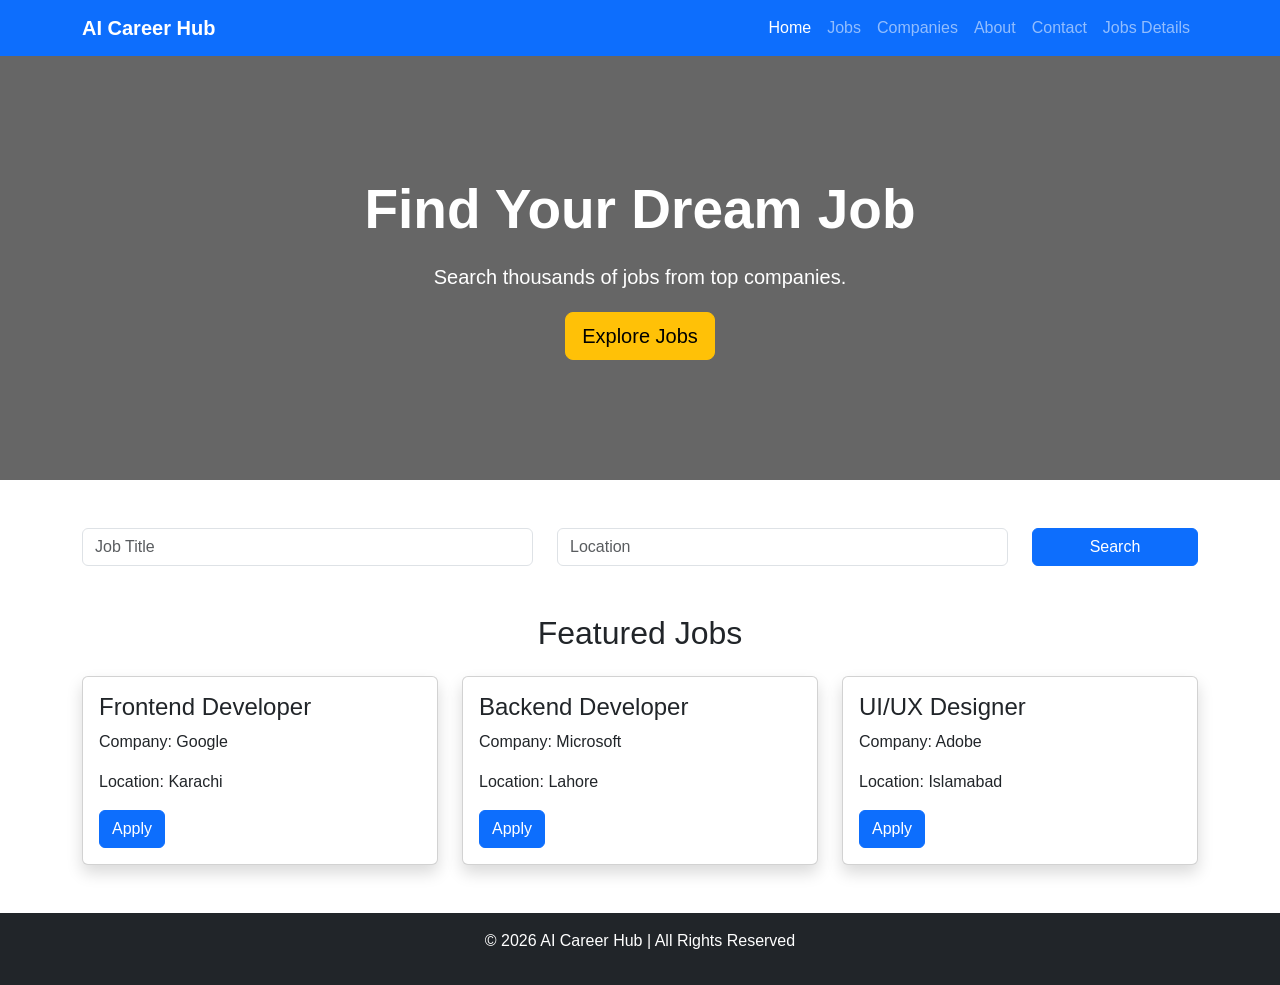
<file: index.html>
<!DOCTYPE html>
<html lang="en">
<head>
    <meta charset="UTF-8">
    <meta name="viewport" content="width=device-width, initial-scale=1.0">
    <title>AI Career Hub</title>

    <link href="https://cdn.jsdelivr.net/npm/bootstrap@5.3.7/dist/css/bootstrap.min.css" rel="stylesheet">

    <link rel="stylesheet" href="css/style.css">
</head>
<body>

<!-- Navbar -->
<nav class="navbar navbar-expand-lg navbar-dark bg-primary">
    <div class="container">
        <a class="navbar-brand fw-bold" href="#">AI Career Hub</a>

        <button class="navbar-toggler" data-bs-toggle="collapse" data-bs-target="#menu">
            <span class="navbar-toggler-icon"></span>
        </button>

        <div class="collapse navbar-collapse" id="menu">
            <ul class="navbar-nav ms-auto">
                <li class="nav-item"><a class="nav-link active" href="#">Home</a></li>
                <li class="nav-item"><a class="nav-link" href="jobs.html">Jobs</a></li>
                <li class="nav-item"><a class="nav-link" href="#">Companies</a></li>
                <li class="nav-item"><a class="nav-link" href="about.html">About</a></li>
                <li class="nav-item"><a class="nav-link" href="contact.html">Contact</a></li>
                <li class="nav-item"><a class="nav-link" href="job-details.html">Jobs Details</a></li>
            </ul>
        </div>
    </div>
</nav>

<!-- Hero -->
<section class="hero">
    <div class="container text-center">
        <h1>Find Your Dream Job</h1>

        <p>Search thousands of jobs from top companies.</p>

        <a href="#" class="btn btn-warning btn-lg">Explore Jobs</a>
    </div>
</section>

<!-- Search -->
<section class="container my-5">

    <div class="row">

        <div class="col-md-5">
            <input type="text" class="form-control" placeholder="Job Title">
        </div>

        <div class="col-md-5">
            <input type="text" class="form-control" placeholder="Location">
        </div>

        <div class="col-md-2">
            <button class="btn btn-primary w-100">Search</button>
        </div>

    </div>

</section>

<!-- Featured Jobs -->

<section class="container">

<h2 class="text-center mb-4">Featured Jobs</h2>

<div class="row">

<div class="col-md-4">

<div class="card shadow">

<div class="card-body">

<h4>Frontend Developer</h4>

<p>Company: Google</p>

<p>Location: Karachi</p>

<button class="btn btn-primary">Apply</button>

</div>

</div>

</div>

<div class="col-md-4">

<div class="card shadow">

<div class="card-body">

<h4>Backend Developer</h4>

<p>Company: Microsoft</p>

<p>Location: Lahore</p>

<button class="btn btn-primary">Apply</button>

</div>

</div>

</div>

<div class="col-md-4">

<div class="card shadow">

<div class="card-body">

<h4>UI/UX Designer</h4>

<p>Company: Adobe</p>

<p>Location: Islamabad</p>

<button class="btn btn-primary">Apply</button>

</div>

</div>

</div>

</div>

</section>

<!-- Footer -->

<footer class="bg-dark text-white text-center p-3 mt-5">

<p>© 2026 AI Career Hub | All Rights Reserved</p>

</footer>

<script src="https://cdn.jsdelivr.net/npm/bootstrap@5.3.7/dist/js/bootstrap.bundle.min.js"></script>

<script src="js/script.js"></script>

</body>
</html>
</file>
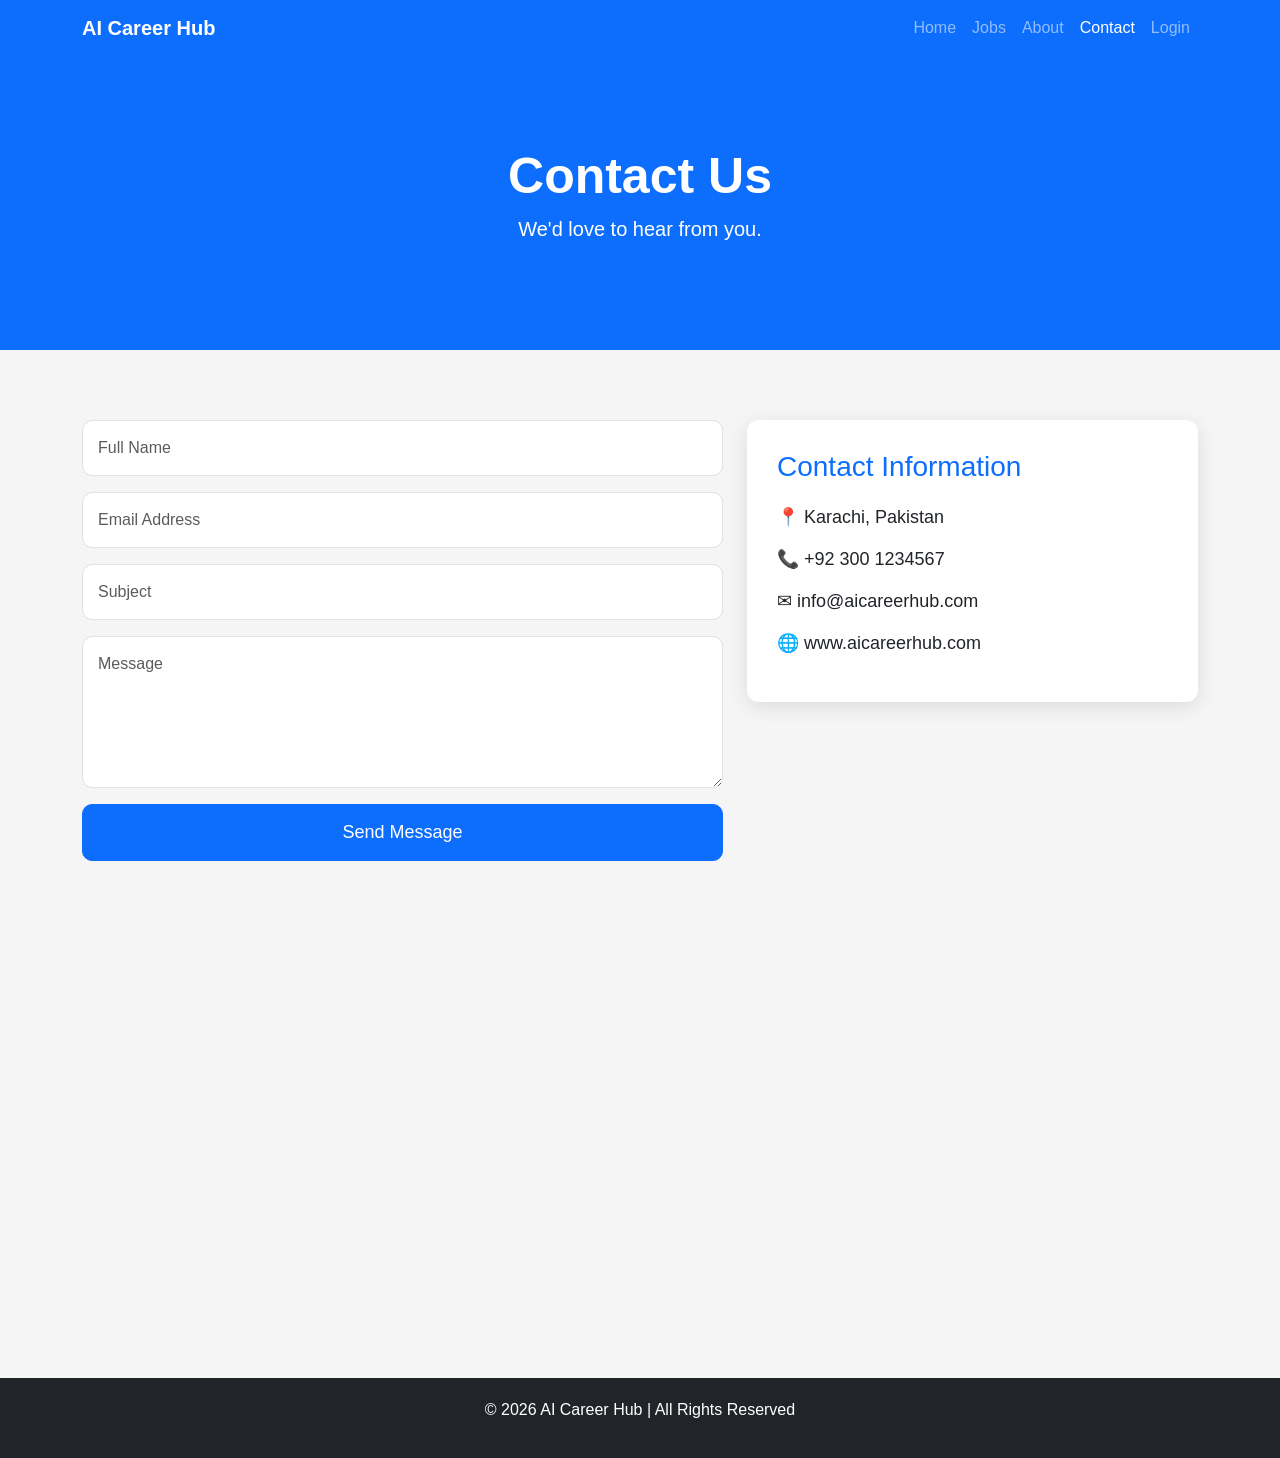
<file: contact.html>
<!DOCTYPE html>
<html lang="en">

<head>
    <meta charset="UTF-8">
    <meta name="viewport" content="width=device-width, initial-scale=1.0">
    <title>Contact | AI Career Hub</title>

    <link href="https://cdn.jsdelivr.net/npm/bootstrap@5.3.7/dist/css/bootstrap.min.css" rel="stylesheet">
    <link rel="stylesheet" href="css/contact.css">
</head>

<body>

    <!-- Navbar -->

    <nav class="navbar navbar-expand-lg navbar-dark bg-primary">

        <div class="container">

            <a class="navbar-brand fw-bold" href="index.html">
                AI Career Hub
            </a>

            <button class="navbar-toggler" data-bs-toggle="collapse" data-bs-target="#menu">
                <span class="navbar-toggler-icon"></span>
            </button>

            <div class="collapse navbar-collapse" id="menu">

                <ul class="navbar-nav ms-auto">

                    <li class="nav-item">
                        <a class="nav-link" href="index.html">Home</a>
                    </li>

                    <li class="nav-item">
                        <a class="nav-link" href="jobs.html">Jobs</a>
                    </li>

                    <li class="nav-item">
                        <a class="nav-link" href="about.html">About</a>
                    </li>

                    <li class="nav-item">
                        <a class="nav-link active" href="contact.html">Contact</a>
                    </li>

                    <li class="nav-item">
                        <a class="nav-link" href="login.html">Login</a>
                    </li>

                </ul>

            </div>

        </div>

    </nav>

    <!-- Hero -->

    <section class="hero">

        <div class="container">

            <h1>Contact Us</h1>

            <p>We'd love to hear from you.</p>

        </div>

    </section>

    <!-- Contact -->

    <section class="contact-section">

        <div class="container">

            <div class="row">

                <div class="col-lg-7">

                    <form id="contactForm" onsubmit="sendMessage(event)">

                        <input type="text" id="name" class="form-control mb-3" placeholder="Full Name">

                        <input type="email" id="email" class="form-control mb-3" placeholder="Email Address">

                        <input type="text" id="subject" class="form-control mb-3" placeholder="Subject">

                        <textarea id="message" rows="5" class="form-control mb-3" placeholder="Message"></textarea>

                        <button class="btn btn-primary w-100">
                            Send Message
                        </button>

                    </form>

                </div>

                <div class="col-lg-5">

                    <div class="info-card">

                        <h3>Contact Information</h3>

                        <p>📍 Karachi, Pakistan</p>

                        <p>📞 +92 300 1234567</p>

                        <p>✉ info@aicareerhub.com</p>

                        <p>🌐 www.aicareerhub.com</p>

                    </div>

                </div>

            </div>

        </div>

    </section>

    <!-- Google Map -->

    <section>

        <iframe
            src="https://maps.google.com/maps?q=karachi&t=&z=13&ie=UTF8&iwloc=&output=embed"
            width="100%"
            height="400"
            style="border:0;">
        </iframe>

    </section>

    <!-- Footer -->

    <footer>

        <p>© 2026 AI Career Hub | All Rights Reserved</p>

    </footer>

    <script src="https://cdn.jsdelivr.net/npm/bootstrap@5.3.7/dist/js/bootstrap.bundle.min.js"></script>

    <script src="js/contact.js"></script>

</body>

</html>
</file>
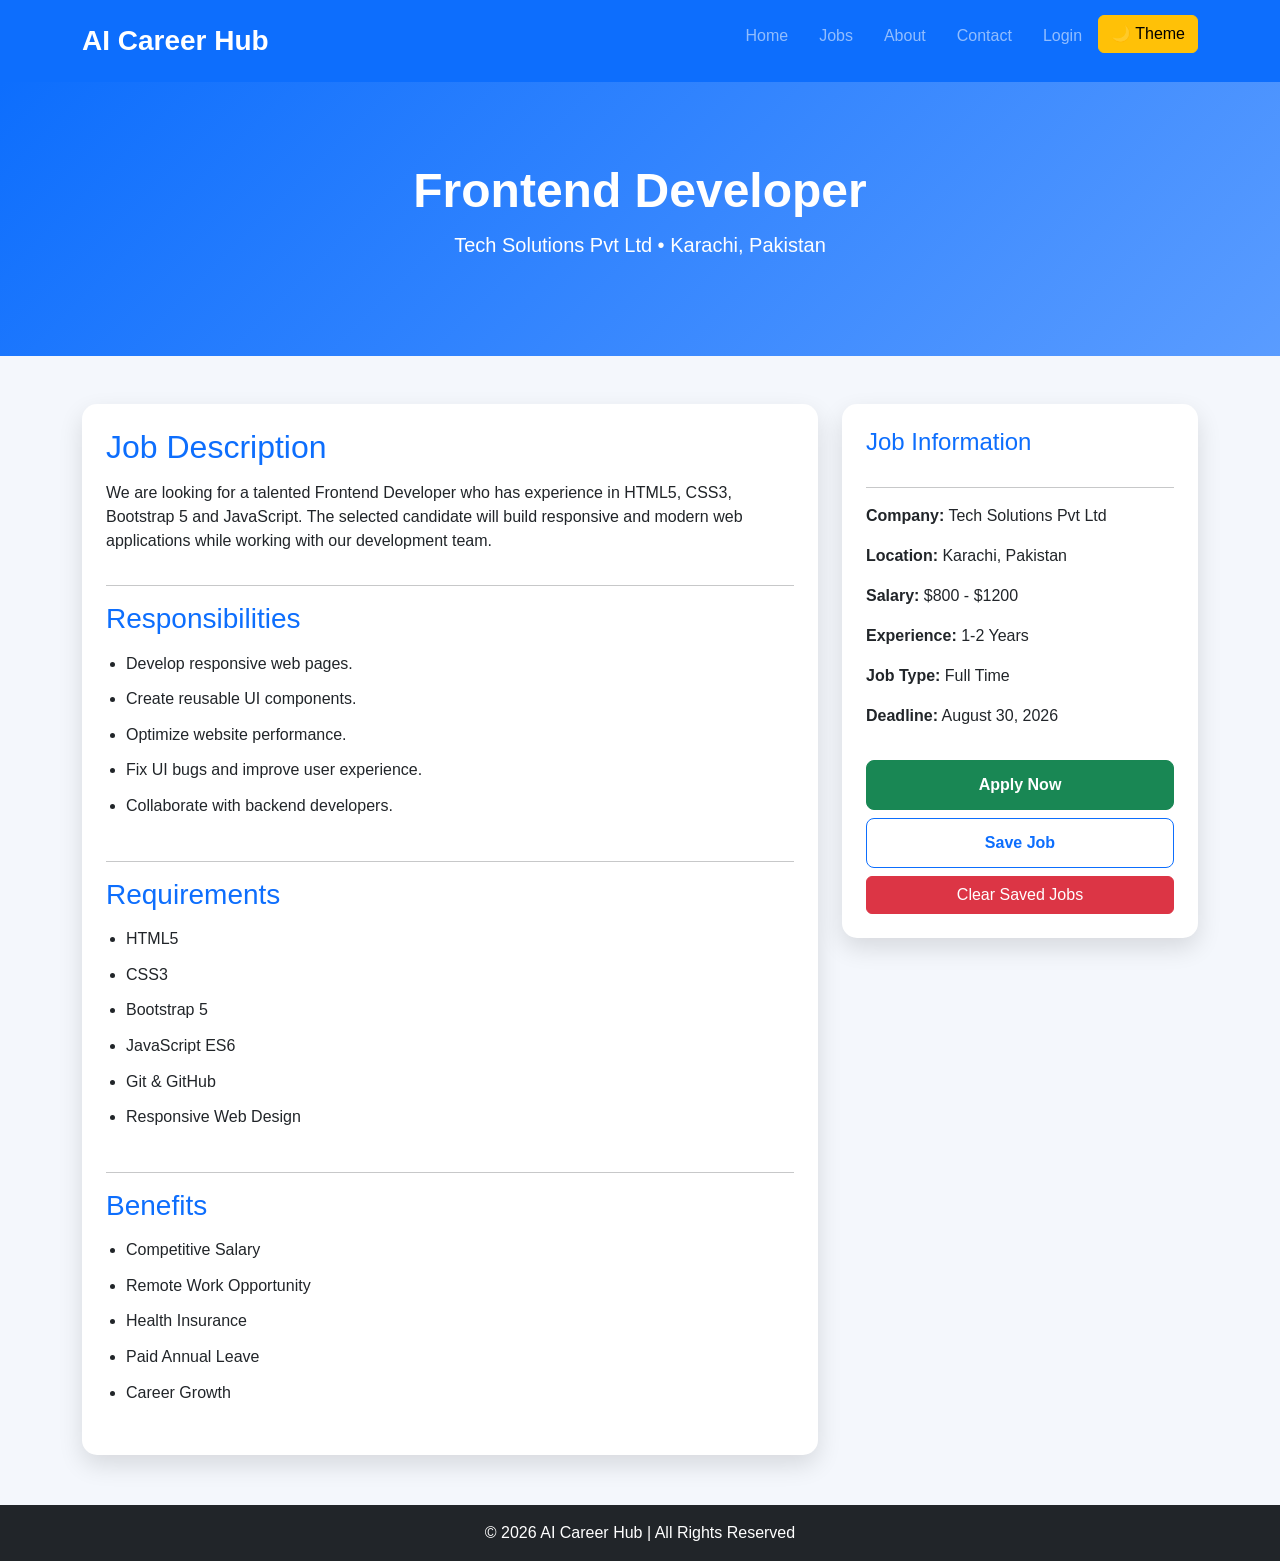
<file: job-details.html>
<!DOCTYPE html>
<html lang="en">

<head>

    <meta charset="UTF-8">

    <meta name="viewport" content="width=device-width, initial-scale=1.0">

    <title>Job Details | AI Career Hub</title>

    <!-- Bootstrap -->

    <link href="https://cdn.jsdelivr.net/npm/bootstrap@5.3.7/dist/css/bootstrap.min.css" rel="stylesheet">

    <!-- CSS -->

    <link rel="stylesheet" href="css/job-details.css">

</head>

<body>

    <!-- Navbar -->

    <nav class="navbar navbar-expand-lg navbar-dark bg-primary">

        <div class="container">

            <a class="navbar-brand fw-bold" href="index.html">
                AI Career Hub
            </a>

            <button class="navbar-toggler"
                type="button"
                data-bs-toggle="collapse"
                data-bs-target="#navbarNav">

                <span class="navbar-toggler-icon"></span>

            </button>

            <div class="collapse navbar-collapse" id="navbarNav">

                <ul class="navbar-nav ms-auto">

                    <li class="nav-item">
                        <a class="nav-link" href="index.html">Home</a>
                    </li>

                    <li class="nav-item">
                        <a class="nav-link" href="jobs.html">Jobs</a>
                    </li>

                    <li class="nav-item">
                        <a class="nav-link" href="about.html">About</a>
                    </li>

                    <li class="nav-item">
                        <a class="nav-link" href="contact.html">Contact</a>
                    </li>

                    <li class="nav-item">
                        <a class="nav-link" href="login.html">Login</a>
                    </li>

                    <li class="nav-item">
                        <button class="btn btn-warning ms-2"
                            onclick="toggleTheme()">

                            🌙 Theme

                        </button>
                    </li>

                </ul>

            </div>

        </div>

    </nav>

    <!-- Hero Section -->

    <section class="hero">

        <div class="container">

            <h1>Frontend Developer</h1>

            <p>

                Tech Solutions Pvt Ltd • Karachi, Pakistan

            </p>

        </div>

    </section>

    <!-- Job Details -->

    <section class="container my-5">

        <div class="row">

            <!-- Left Side -->

            <div class="col-lg-8">

                <div class="card p-4">

                    <h2>Job Description</h2>

                    <p>

                        We are looking for a talented Frontend Developer who has
                        experience in HTML5, CSS3, Bootstrap 5 and JavaScript.
                        The selected candidate will build responsive and modern
                        web applications while working with our development team.

                    </p>

                    <hr>

                    <h3>Responsibilities</h3>

                    <ul>

                        <li>Develop responsive web pages.</li>

                        <li>Create reusable UI components.</li>

                        <li>Optimize website performance.</li>

                        <li>Fix UI bugs and improve user experience.</li>

                        <li>Collaborate with backend developers.</li>

                    </ul>

                    <hr>

                    <h3>Requirements</h3>

                    <ul>

                        <li>HTML5</li>

                        <li>CSS3</li>

                        <li>Bootstrap 5</li>

                        <li>JavaScript ES6</li>

                        <li>Git & GitHub</li>

                        <li>Responsive Web Design</li>

                    </ul>

                    <hr>

                    <h3>Benefits</h3>

                    <ul>

                        <li>Competitive Salary</li>

                        <li>Remote Work Opportunity</li>

                        <li>Health Insurance</li>

                        <li>Paid Annual Leave</li>

                        <li>Career Growth</li>

                    </ul>

                </div>

            </div>

            <!-- Right Side -->

            <div class="col-lg-4">

                <div class="card p-4">

                    <h4>Job Information</h4>

                    <hr>

                    <p><strong>Company:</strong> Tech Solutions Pvt Ltd</p>

                    <p><strong>Location:</strong> Karachi, Pakistan</p>

                    <p><strong>Salary:</strong> $800 - $1200</p>

                    <p><strong>Experience:</strong> 1-2 Years</p>

                    <p><strong>Job Type:</strong> Full Time</p>

                    <p><strong>Deadline:</strong> August 30, 2026</p>

                    <button
                        class="btn btn-success w-100 mt-3"
                        onclick="applyJob()">

                        Apply Now

                    </button>

                    <button
                        class="btn btn-outline-primary w-100 mt-2"
                        onclick="saveJob()">

                        Save Job

                    </button>

                    <button
                        class="btn btn-danger w-100 mt-2"
                        onclick="clearSavedJobs()">

                        Clear Saved Jobs

                    </button>

                </div>

            </div>

        </div>

    </section>

    <!-- Footer -->

    <footer class="bg-dark text-white text-center p-3">

        <p class="mb-0">

            © 2026 AI Career Hub | All Rights Reserved

        </p>

    </footer>

    <!-- Bootstrap JS -->

    <script src="https://cdn.jsdelivr.net/npm/bootstrap@5.3.7/dist/js/bootstrap.bundle.min.js"></script>

    <!-- JavaScript -->

    <script src="js/job-details.js"></script>

</body>

</html>
</file>
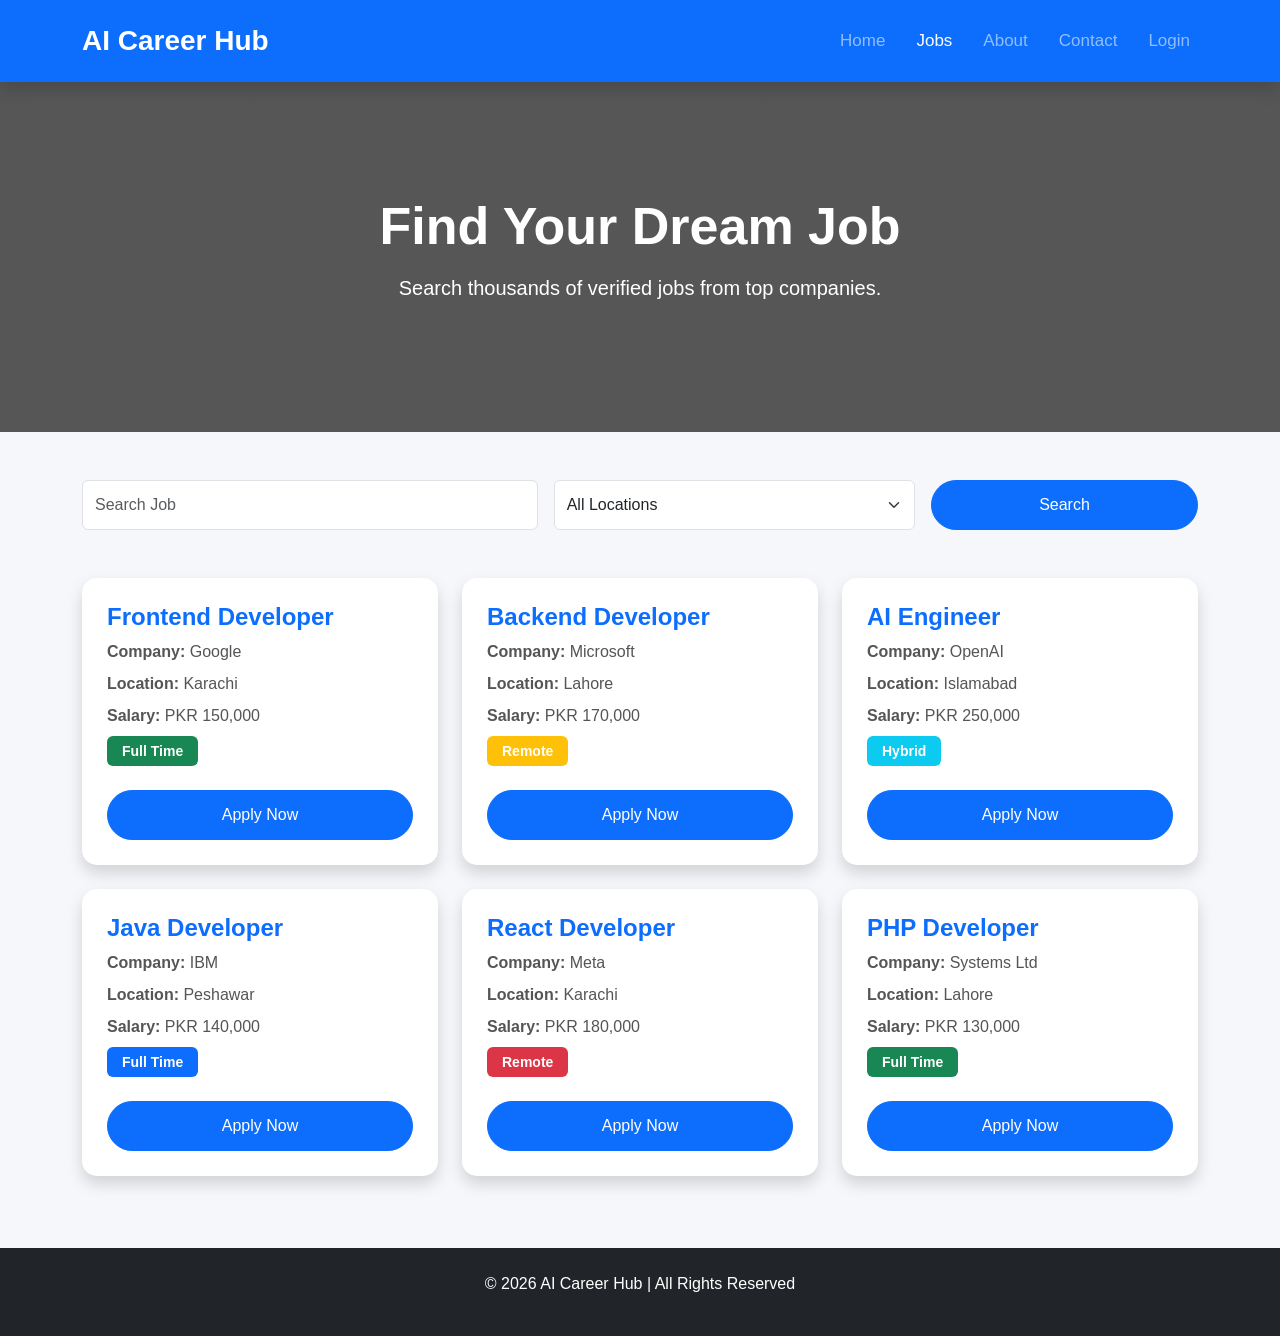
<file: jobs.html>
<!DOCTYPE html>
<html lang="en">
<head>
    <meta charset="UTF-8">
    <meta name="viewport" content="width=device-width, initial-scale=1.0">
    <title>AI Career Hub - Jobs</title>

    <link href="https://cdn.jsdelivr.net/npm/bootstrap@5.3.7/dist/css/bootstrap.min.css" rel="stylesheet">
    <link rel="stylesheet" href="css/jobs.css">
</head>
<body>

<!-- Navbar -->

<nav class="navbar navbar-expand-lg navbar-dark bg-primary shadow">
    <div class="container">

        <a class="navbar-brand fw-bold" href="index.html">
            AI Career Hub
        </a>

        <button class="navbar-toggler" type="button"
            data-bs-toggle="collapse"
            data-bs-target="#navbar">

            <span class="navbar-toggler-icon"></span>

        </button>

        <div class="collapse navbar-collapse" id="navbar">

            <ul class="navbar-nav ms-auto">

                <li class="nav-item">
                    <a class="nav-link" href="index.html">Home</a>
                </li>

                <li class="nav-item">
                    <a class="nav-link active" href="jobs.html">Jobs</a>
                </li>

                <li class="nav-item">
                    <a class="nav-link" href="about.html">About</a>
                </li>

                <li class="nav-item">
                    <a class="nav-link" href="contact.html">Contact</a>
                </li>

                <li class="nav-item">
                    <a class="nav-link" href="login.html">Login</a>
                </li>

            </ul>

        </div>

    </div>
</nav>

<!-- Hero -->

<section class="hero">

    <div class="container">

        <h1>Find Your Dream Job</h1>

        <p>Search thousands of verified jobs from top companies.</p>

    </div>

</section>

<!-- Search -->

<section class="container my-5">

    <div class="row g-3">

        <div class="col-md-5">

            <input
            type="text"
            class="form-control"
            id="search"
            placeholder="Search Job">

        </div>

        <div class="col-md-4">

            <select class="form-select" id="location">

                <option value="">All Locations</option>

                <option>Karachi</option>

                <option>Lahore</option>

                <option>Islamabad</option>

                <option>Peshawar</option>

            </select>

        </div>

        <div class="col-md-3">

            <button
            class="btn btn-primary w-100"
            onclick="searchJobs()">

            Search

            </button>

        </div>

    </div>

</section>

<!-- Jobs -->

<section class="container">

<div class="row" id="jobContainer">

<!-- Job 1 -->

<div class="col-lg-4 col-md-6 mb-4 job-card">

<div class="card shadow h-100">

<div class="card-body">

<h4>Frontend Developer</h4>

<p><strong>Company:</strong> Google</p>

<p><strong>Location:</strong> Karachi</p>

<p><strong>Salary:</strong> PKR 150,000</p>

<span class="badge bg-success">Full Time</span>

<br><br>

<button class="btn btn-primary w-100"
onclick="applyJob('Frontend Developer')">

Apply Now

</button>

</div>

</div>

</div>

<!-- Job 2 -->

<div class="col-lg-4 col-md-6 mb-4 job-card">

<div class="card shadow h-100">

<div class="card-body">

<h4>Backend Developer</h4>

<p><strong>Company:</strong> Microsoft</p>

<p><strong>Location:</strong> Lahore</p>

<p><strong>Salary:</strong> PKR 170,000</p>

<span class="badge bg-warning">Remote</span>

<br><br>

<button class="btn btn-primary w-100"
onclick="applyJob('Backend Developer')">

Apply Now

</button>

</div>

</div>

</div>

<!-- Job 3 -->

<div class="col-lg-4 col-md-6 mb-4 job-card">

<div class="card shadow h-100">

<div class="card-body">

<h4>AI Engineer</h4>

<p><strong>Company:</strong> OpenAI</p>

<p><strong>Location:</strong> Islamabad</p>

<p><strong>Salary:</strong> PKR 250,000</p>

<span class="badge bg-info">Hybrid</span>

<br><br>

<button class="btn btn-primary w-100"
onclick="applyJob('AI Engineer')">

Apply Now

</button>

</div>

</div>

</div>

<!-- Job 4 -->

<div class="col-lg-4 col-md-6 mb-4 job-card">
<div class="card shadow h-100">
<div class="card-body">
<h4>Java Developer</h4>
<p><strong>Company:</strong> IBM</p>
<p><strong>Location:</strong> Peshawar</p>
<p><strong>Salary:</strong> PKR 140,000</p>
<span class="badge bg-primary">Full Time</span>
<br><br>
<button class="btn btn-primary w-100" onclick="applyJob('Java Developer')">Apply Now</button>
</div>
</div>
</div>

<!-- Job 5 -->

<div class="col-lg-4 col-md-6 mb-4 job-card">
<div class="card shadow h-100">
<div class="card-body">
<h4>React Developer</h4>
<p><strong>Company:</strong> Meta</p>
<p><strong>Location:</strong> Karachi</p>
<p><strong>Salary:</strong> PKR 180,000</p>
<span class="badge bg-danger">Remote</span>
<br><br>
<button class="btn btn-primary w-100" onclick="applyJob('React Developer')">Apply Now</button>
</div>
</div>
</div>

<!-- Job 6 -->

<div class="col-lg-4 col-md-6 mb-4 job-card">
<div class="card shadow h-100">
<div class="card-body">
<h4>PHP Developer</h4>
<p><strong>Company:</strong> Systems Ltd</p>
<p><strong>Location:</strong> Lahore</p>
<p><strong>Salary:</strong> PKR 130,000</p>
<span class="badge bg-success">Full Time</span>
<br><br>
<button class="btn btn-primary w-100" onclick="applyJob('PHP Developer')">Apply Now</button>
</div>
</div>
</div>

<!-- نور 6 Job Cards هم په همدې Pattern سره اضافه کړه:
UI/UX Designer
Data Analyst
WordPress Developer
Graphic Designer
Full Stack Developer
Mobile App Developer -->

</div>

</section>

<footer class="bg-dark text-white text-center p-4 mt-5">
<p>© 2026 AI Career Hub | All Rights Reserved</p>
</footer>

<script src="https://cdn.jsdelivr.net/npm/bootstrap@5.3.7/dist/js/bootstrap.bundle.min.js"></script>

<script src="js/jobs.js"></script>

</body>
</html>
</file>
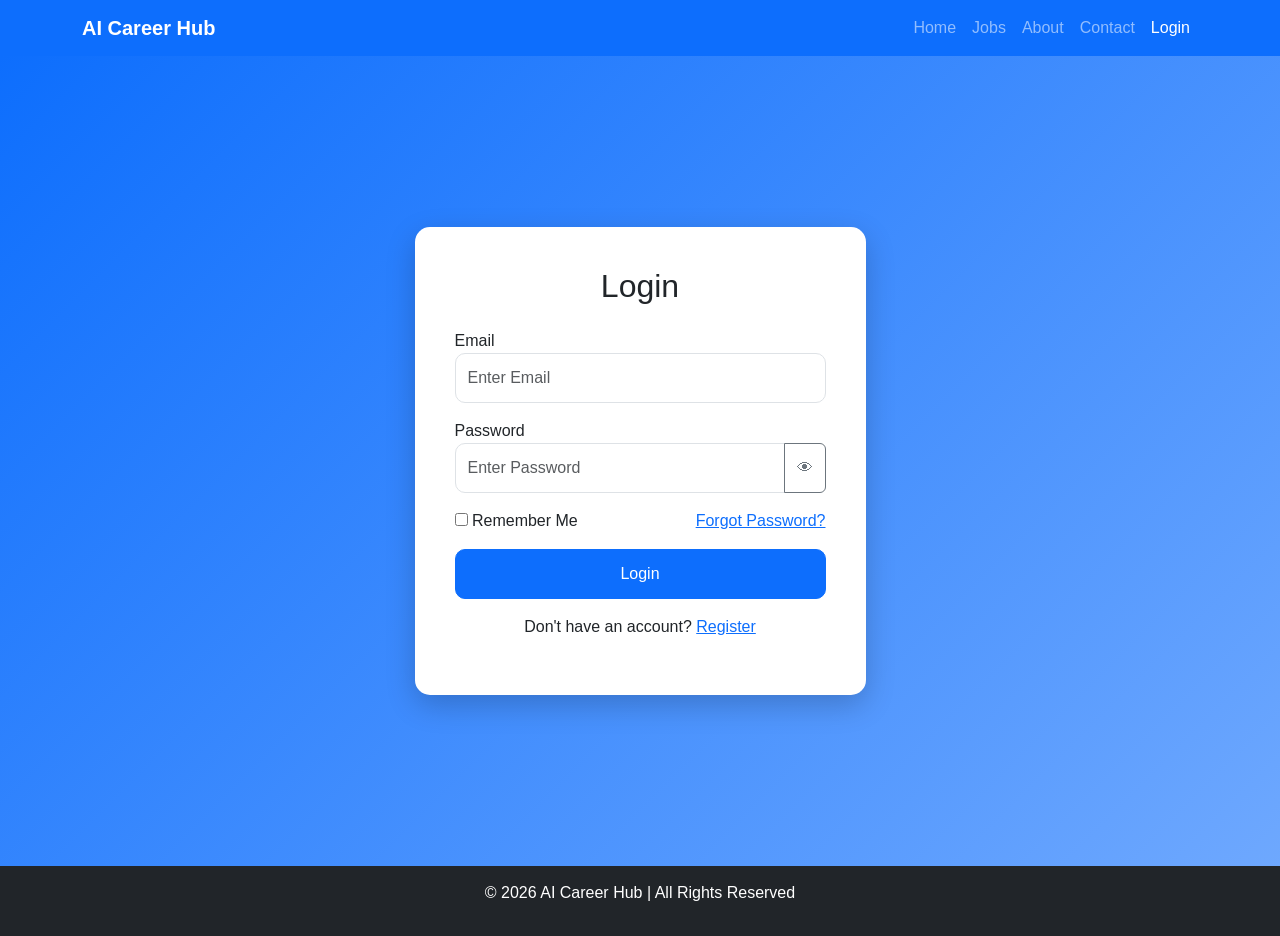
<file: login.html>
<!DOCTYPE html>
<html lang="en">

<head>
    <meta charset="UTF-8">
    <meta name="viewport" content="width=device-width, initial-scale=1.0">
    <title>Login | AI Career Hub</title>

    <!-- Bootstrap -->
    <link href="https://cdn.jsdelivr.net/npm/bootstrap@5.3.7/dist/css/bootstrap.min.css" rel="stylesheet">

    <!-- CSS -->
    <link rel="stylesheet" href="css/login.css">
</head>

<body>

    <!-- Navbar -->

    <nav class="navbar navbar-expand-lg navbar-dark bg-primary">

        <div class="container">

            <a class="navbar-brand fw-bold" href="index.html">
                AI Career Hub
            </a>

            <button class="navbar-toggler" data-bs-toggle="collapse" data-bs-target="#menu">

                <span class="navbar-toggler-icon"></span>

            </button>

            <div class="collapse navbar-collapse" id="menu">

                <ul class="navbar-nav ms-auto">

                    <li class="nav-item">
                        <a class="nav-link" href="index.html">Home</a>
                    </li>

                    <li class="nav-item">
                        <a class="nav-link" href="jobs.html">Jobs</a>
                    </li>

                    <li class="nav-item">
                        <a class="nav-link" href="about.html">About</a>
                    </li>

                    <li class="nav-item">
                        <a class="nav-link" href="contact.html">Contact</a>
                    </li>

                    <li class="nav-item">
                        <a class="nav-link active" href="login.html">Login</a>
                    </li>

                </ul>

            </div>

        </div>

    </nav>

    <!-- Login Section -->

    <section class="login-section">

        <div class="container">

            <div class="row justify-content-center">

                <div class="col-lg-5">

                    <div class="login-card">

                        <h2 class="text-center mb-4">
                            Login
                        </h2>

                        <form id="loginForm" onsubmit="loginUser(event)">

                            <div class="mb-3">

                                <label>Email</label>

                                <input
                                    type="email"
                                    id="email"
                                    class="form-control"
                                    placeholder="Enter Email">

                            </div>

                            <div class="mb-3">

                                <label>Password</label>

                                <div class="input-group">

                                    <input
                                        type="password"
                                        id="password"
                                        class="form-control"
                                        placeholder="Enter Password">

                                    <button
                                        class="btn btn-outline-secondary"
                                        type="button"
                                        onclick="togglePassword()">

                                        👁

                                    </button>

                                </div>

                            </div>

                            <div class="d-flex justify-content-between mb-3">

                                <div>

                                    <input type="checkbox">

                                    Remember Me

                                </div>

                                <a href="#">
                                    Forgot Password?
                                </a>

                            </div>

                            <button class="btn btn-primary w-100">

                                Login

                            </button>

                        </form>

                        <p class="text-center mt-3">

                            Don't have an account?

                            <a href="register.html">

                                Register

                            </a>

                        </p>

                    </div>

                </div>

            </div>

        </div>

    </section>

    <!-- Footer -->

    <footer>

        <p>

            © 2026 AI Career Hub | All Rights Reserved

        </p>

    </footer>

    <script src="https://cdn.jsdelivr.net/npm/bootstrap@5.3.7/dist/js/bootstrap.bundle.min.js"></script>

    <script src="js/login.js"></script>

</body>

</html>
</file>
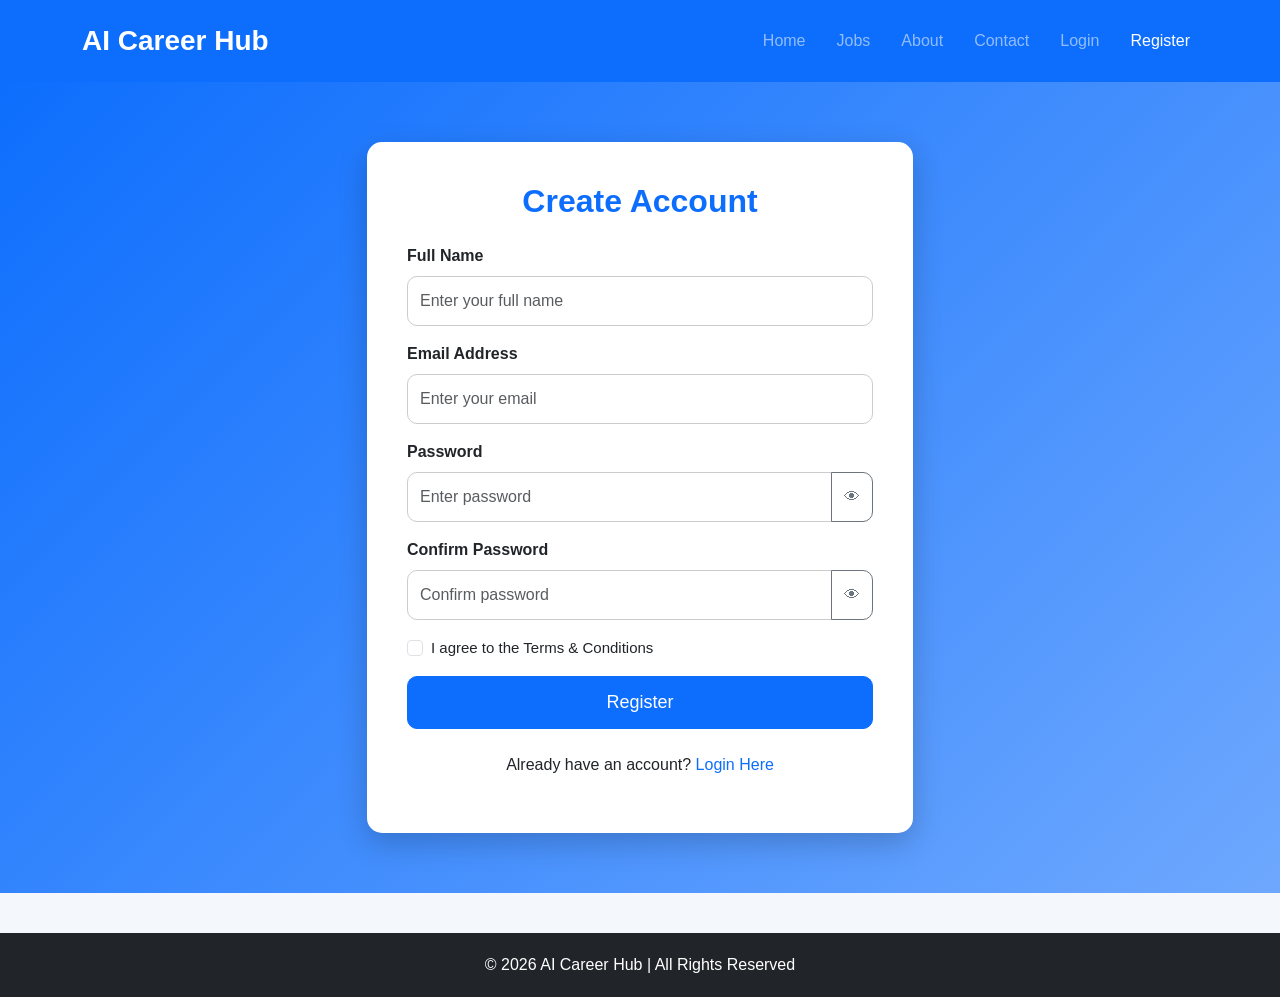
<file: register.html>
<!DOCTYPE html>
<html lang="en">

<head>

    <meta charset="UTF-8">

    <meta name="viewport" content="width=device-width, initial-scale=1.0">

    <title>Register | AI Career Hub</title>

    <!-- Bootstrap -->

    <link href="https://cdn.jsdelivr.net/npm/bootstrap@5.3.7/dist/css/bootstrap.min.css" rel="stylesheet">

    <!-- CSS -->

    <link rel="stylesheet" href="css/register.css">

</head>

<body>

    <!-- Navbar -->

    <nav class="navbar navbar-expand-lg navbar-dark bg-primary">

        <div class="container">

            <a class="navbar-brand fw-bold" href="index.html">
                AI Career Hub
            </a>

            <button class="navbar-toggler" type="button" data-bs-toggle="collapse" data-bs-target="#menu">

                <span class="navbar-toggler-icon"></span>

            </button>

            <div class="collapse navbar-collapse" id="menu">

                <ul class="navbar-nav ms-auto">

                    <li class="nav-item">
                        <a class="nav-link" href="index.html">Home</a>
                    </li>

                    <li class="nav-item">
                        <a class="nav-link" href="jobs.html">Jobs</a>
                    </li>

                    <li class="nav-item">
                        <a class="nav-link" href="about.html">About</a>
                    </li>

                    <li class="nav-item">
                        <a class="nav-link" href="contact.html">Contact</a>
                    </li>

                    <li class="nav-item">
                        <a class="nav-link" href="login.html">Login</a>
                    </li>

                    <li class="nav-item">
                        <a class="nav-link active" href="register.html">Register</a>
                    </li>

                </ul>

            </div>

        </div>

    </nav>

    <!-- Register Section -->

    <section class="register-section">

        <div class="container">

            <div class="row justify-content-center">

                <div class="col-lg-6">

                    <div class="register-card">

                        <h2 class="text-center mb-4">
                            Create Account
                        </h2>

                        <form id="registerForm" onsubmit="registerUser(event)">

                            <div class="mb-3">

                                <label class="form-label">Full Name</label>

                                <input
                                    type="text"
                                    id="fullname"
                                    class="form-control"
                                    placeholder="Enter your full name">

                            </div>

                            <div class="mb-3">

                                <label class="form-label">Email Address</label>

                                <input
                                    type="email"
                                    id="email"
                                    class="form-control"
                                    placeholder="Enter your email">

                            </div>

                            <div class="mb-3">

                                <label class="form-label">Password</label>

                                <div class="input-group">

                                    <input
                                        type="password"
                                        id="password"
                                        class="form-control"
                                        placeholder="Enter password">

                                    <button
                                        type="button"
                                        class="btn btn-outline-secondary"
                                        onclick="togglePassword('password')">

                                        👁

                                    </button>

                                </div>

                            </div>

                            <div class="mb-3">

                                <label class="form-label">Confirm Password</label>

                                <div class="input-group">

                                    <input
                                        type="password"
                                        id="confirmPassword"
                                        class="form-control"
                                        placeholder="Confirm password">

                                    <button
                                        type="button"
                                        class="btn btn-outline-secondary"
                                        onclick="togglePassword('confirmPassword')">

                                        👁

                                    </button>

                                </div>

                            </div>

                            <div class="form-check mb-3">

                                <input
                                    class="form-check-input"
                                    type="checkbox"
                                    id="terms">

                                <label class="form-check-label" for="terms">

                                    I agree to the Terms & Conditions

                                </label>

                            </div>

                            <button
                                type="submit"
                                class="btn btn-primary w-100">

                                Register

                            </button>

                        </form>

                        <p class="text-center mt-4">

                            Already have an account?

                            <a href="login.html">

                                Login Here

                            </a>

                        </p>

                    </div>

                </div>

            </div>

        </div>

    </section>

    <!-- Footer -->

    <footer class="text-center">

        <p>

            © 2026 AI Career Hub | All Rights Reserved

        </p>

    </footer>

    <script src="https://cdn.jsdelivr.net/npm/bootstrap@5.3.7/dist/js/bootstrap.bundle.min.js"></script>

    <script src="js/register.js"></script>

</body>

</html>
</file>
<file: css/style.css>
*{
    margin:0;
    padding:0;
    box-sizing:border-box;
}

body{
    font-family:Arial, sans-serif;
}

.hero{
    background:linear-gradient(rgba(0,0,0,.6),rgba(0,0,0,.6)),
    url("https://images.unsplash.com/photo-1521791136064-7986c2920216?w=1200");
    background-size:cover;
    background-position:center;
    color:white;
    padding:120px 20px;
}

.hero h1{
    font-size:55px;
    font-weight:bold;
}

.hero p{
    font-size:20px;
    margin:20px 0;
}

.card{
    transition:.3s;
}

.card:hover{
    transform:translateY(-8px);
}

.btn{
    transition:.3s;
}

.btn:hover{
    transform:scale(1.05);
}

footer{
    margin-top:60px;
}

@media(max-width:768px){

.hero h1{
    font-size:35px;
}

.hero p{
    font-size:18px;
}

}
</file>
<file: css/contact.css>
*{
margin:0;
padding:0;
box-sizing:border-box;
}

body{
font-family:Arial,Helvetica,sans-serif;
background:#f5f5f5;
}

.hero{
background:#0d6efd;
color:white;
padding:90px 20px;
text-align:center;
}

.hero h1{
font-size:50px;
font-weight:bold;
}

.hero p{
font-size:20px;
}

.contact-section{
padding:70px 0;
}

.form-control{
padding:15px;
border-radius:10px;
}

.btn{
padding:14px;
border-radius:10px;
font-size:18px;
}

.info-card{
background:white;
padding:30px;
border-radius:12px;
box-shadow:0 5px 20px rgba(0,0,0,.1);
}

.info-card h3{
margin-bottom:20px;
color:#0d6efd;
}

.info-card p{
font-size:18px;
margin:15px 0;
}

footer{
background:#212529;
color:white;
text-align:center;
padding:20px;
margin-top:40px;
}

@media(max-width:768px){

.hero h1{
font-size:35px;
}

.info-card{
margin-top:30px;
}

}
</file>
<file: css/job-details.css>
/* =====================================
   AI Career Hub - Job Details Page
===================================== */

*{
    margin:0;
    padding:0;
    box-sizing:border-box;
}

body{
    font-family:Arial, Helvetica, sans-serif;
    background:#f4f7fc;
    color:#333;
}

/* Navbar */

.navbar{
    padding:15px 0;
}

.navbar-brand{
    font-size:28px;
    font-weight:bold;
}

.nav-link{
    margin-left:15px;
    transition:.3s;
}

.nav-link:hover{
    color:#ffc107 !important;
}

/* Hero */

.hero{
    background:linear-gradient(135deg,#0d6efd,#5a9cff);
    color:#fff;
    text-align:center;
    padding:80px 20px;
}

.hero h1{
    font-size:48px;
    font-weight:bold;
}

.hero p{
    font-size:20px;
    margin-top:10px;
}

/* Main Card */

.card{
    border:none;
    border-radius:15px;
    box-shadow:0 10px 25px rgba(0,0,0,.12);
}

/* Headings */

h2,h3,h4{
    color:#0d6efd;
    margin-bottom:15px;
}

/* Lists */

ul{
    padding-left:20px;
}

ul li{
    margin-bottom:10px;
    line-height:1.6;
}

/* Job Information */

.bg-light{
    border-radius:12px;
}

.bg-light p{
    margin-bottom:12px;
    font-size:16px;
}

/* Buttons */

.btn-success{

    padding:12px;

    border-radius:8px;

    font-weight:bold;

    transition:.3s;

}

.btn-success:hover{

    transform:translateY(-3px);

    box-shadow:0 8px 18px rgba(25,135,84,.3);

}

.btn-outline-primary{

    padding:12px;

    border-radius:8px;

    font-weight:bold;

    transition:.3s;

}

.btn-outline-primary:hover{

    transform:translateY(-3px);

}

/* Footer */

footer{

    margin-top:50px;

    font-size:16px;

}

/* Dark Mode */

.dark-mode{

    background:#121212;

    color:#fff;

}

.dark-mode .card{

    background:#1e1e1e;

    color:#fff;

}

.dark-mode .bg-light{

    background:#2c2c2c !important;

    color:#fff;

}

.dark-mode h2,
.dark-mode h3,
.dark-mode h4{

    color:#4da3ff;

}

/* Responsive */

@media(max-width:992px){

.hero h1{

font-size:38px;

}

}

@media(max-width:768px){

.hero{

padding:60px 15px;

}

.hero h1{

font-size:32px;

}

.hero p{

font-size:18px;

}

.card{

margin-bottom:25px;

}

}

@media(max-width:576px){

.navbar-brand{

font-size:22px;

}

.hero h1{

font-size:28px;

}

.hero p{

font-size:16px;

}

.btn{

font-size:15px;

padding:10px;

}

}
</file>
<file: css/jobs.css>
/* ==============================
   AI Career Hub - Jobs Page
   jobs.css
================================ */

*{
    margin:0;
    padding:0;
    box-sizing:border-box;
}

body{
    font-family:Arial, Helvetica, sans-serif;
    background:#f5f7fa;
}

/* Navbar */

.navbar{
    padding:15px 0;
}

.navbar-brand{
    font-size:28px;
    font-weight:bold;
}

.nav-link{
    font-size:17px;
    margin-left:15px;
    transition:0.3s;
}

.nav-link:hover{
    color:#ffc107 !important;
}

/* Hero Section */

.hero{
    background:linear-gradient(rgba(0,0,0,.65),rgba(0,0,0,.65)),
    url("https://images.unsplash.com/photo-1521791136064-7986c2920216?w=1600");
    background-size:cover;
    background-position:center;
    height:350px;
    display:flex;
    align-items:center;
    justify-content:center;
    text-align:center;
    color:#fff;
}

.hero h1{
    font-size:52px;
    font-weight:bold;
}

.hero p{
    font-size:20px;
    margin-top:15px;
}

/* Search Section */

.container input,
.container select{
    height:50px;
}

.container button{
    height:50px;
}

/* Job Cards */

.job-card{
    transition:.3s;
}

.card{
    border:none;
    border-radius:15px;
    overflow:hidden;
    transition:.3s;
}

.card:hover{
    transform:translateY(-8px);
    box-shadow:0 15px 35px rgba(0,0,0,.2);
}

.card-body{
    padding:25px;
}

.card h4{
    color:#0d6efd;
    font-weight:bold;
}

.card p{
    color:#555;
    margin:8px 0;
}

.badge{
    font-size:14px;
    padding:8px 15px;
}

/* Buttons */

.btn-primary{
    border-radius:30px;
    transition:.3s;
}

.btn-primary:hover{
    transform:scale(1.05);
}

/* Footer */

footer{
    margin-top:60px;
    padding:25px;
    background:#212529;
    color:white;
    text-align:center;
}

/* Responsive */

@media(max-width:992px){

.hero h1{
    font-size:40px;
}

.hero p{
    font-size:18px;
}

}

@media(max-width:768px){

.hero{
    height:280px;
}

.hero h1{
    font-size:32px;
}

.hero p{
    font-size:16px;
}

.navbar-brand{
    font-size:22px;
}

.card{
    margin-bottom:20px;
}

}

@media(max-width:576px){

.hero{
    height:250px;
}

.hero h1{
    font-size:28px;
}

.hero p{
    font-size:15px;
}

.container input,
.container select,
.container button{
    margin-bottom:10px;
}

.card-body{
    padding:20px;
}

.card h4{
    font-size:22px;
}

}
</file>
<file: css/login.css>
body{
    background:#f4f7fc;
    font-family:Arial,sans-serif;
}

.login-section{
    min-height:90vh;
    display:flex;
    align-items:center;
    justify-content:center;
    background:linear-gradient(135deg,#0d6efd,#6ea8fe);
}

.login-card{
    background:#fff;
    padding:40px;
    border-radius:15px;
    box-shadow:0 10px 30px rgba(0,0,0,.2);
}

.form-control{
    height:50px;
    border-radius:10px;
}

.btn-primary{
    height:50px;
    border-radius:10px;
}

footer{
    background:#212529;
    color:#fff;
    text-align:center;
    padding:15px;
}
</file>
<file: css/register.css>
/* ===============================
   AI Career Hub - Register Page
================================ */

*{
    margin:0;
    padding:0;
    box-sizing:border-box;
}

body{
    font-family:Arial, Helvetica, sans-serif;
    background:#f4f7fc;
}

/* Navbar */

.navbar{
    padding:15px 0;
}

.navbar-brand{
    font-size:28px;
    font-weight:bold;
}

.nav-link{
    margin-left:15px;
    transition:.3s;
}

.nav-link:hover{
    color:#ffc107 !important;
}

/* Register Section */

.register-section{

    min-height:85vh;

    display:flex;

    justify-content:center;

    align-items:center;

    padding:60px 20px;

    background:linear-gradient(135deg,#0d6efd,#6ea8fe);

}

/* Register Card */

.register-card{

    background:#fff;

    width:100%;

    padding:40px;

    border-radius:15px;

    box-shadow:0 10px 30px rgba(0,0,0,.2);

}

.register-card h2{

    color:#0d6efd;

    font-weight:bold;

}

/* Labels */

.form-label{

    font-weight:600;

}

/* Inputs */

.form-control{

    height:50px;

    border-radius:10px;

    border:1px solid #ccc;

}

.form-control:focus{

    border-color:#0d6efd;

    box-shadow:0 0 8px rgba(13,110,253,.25);

}

/* Eye Button */

.input-group .btn{

    border-radius:0 10px 10px 0;

}

/* Checkbox */

.form-check-label{

    font-size:15px;

}

/* Register Button */

.btn-primary{

    padding:12px;

    font-size:18px;

    border-radius:10px;

    transition:.3s;

}

.btn-primary:hover{

    transform:translateY(-3px);

    box-shadow:0 8px 20px rgba(13,110,253,.3);

}

/* Links */

a{

    text-decoration:none;

}

a:hover{

    text-decoration:underline;

}

/* Footer */

footer{

    background:#212529;

    color:#fff;

    text-align:center;

    padding:20px;

    margin-top:40px;

}

footer p{

    margin:0;

}

/* Responsive */

@media(max-width:768px){

.register-card{

padding:30px;

}

.register-card h2{

font-size:30px;

}

}

@media(max-width:576px){

.register-section{

padding:30px 15px;

}

.register-card{

padding:25px;

}

.navbar-brand{

font-size:22px;

}

.btn-primary{

font-size:16px;

}

}
</file>
